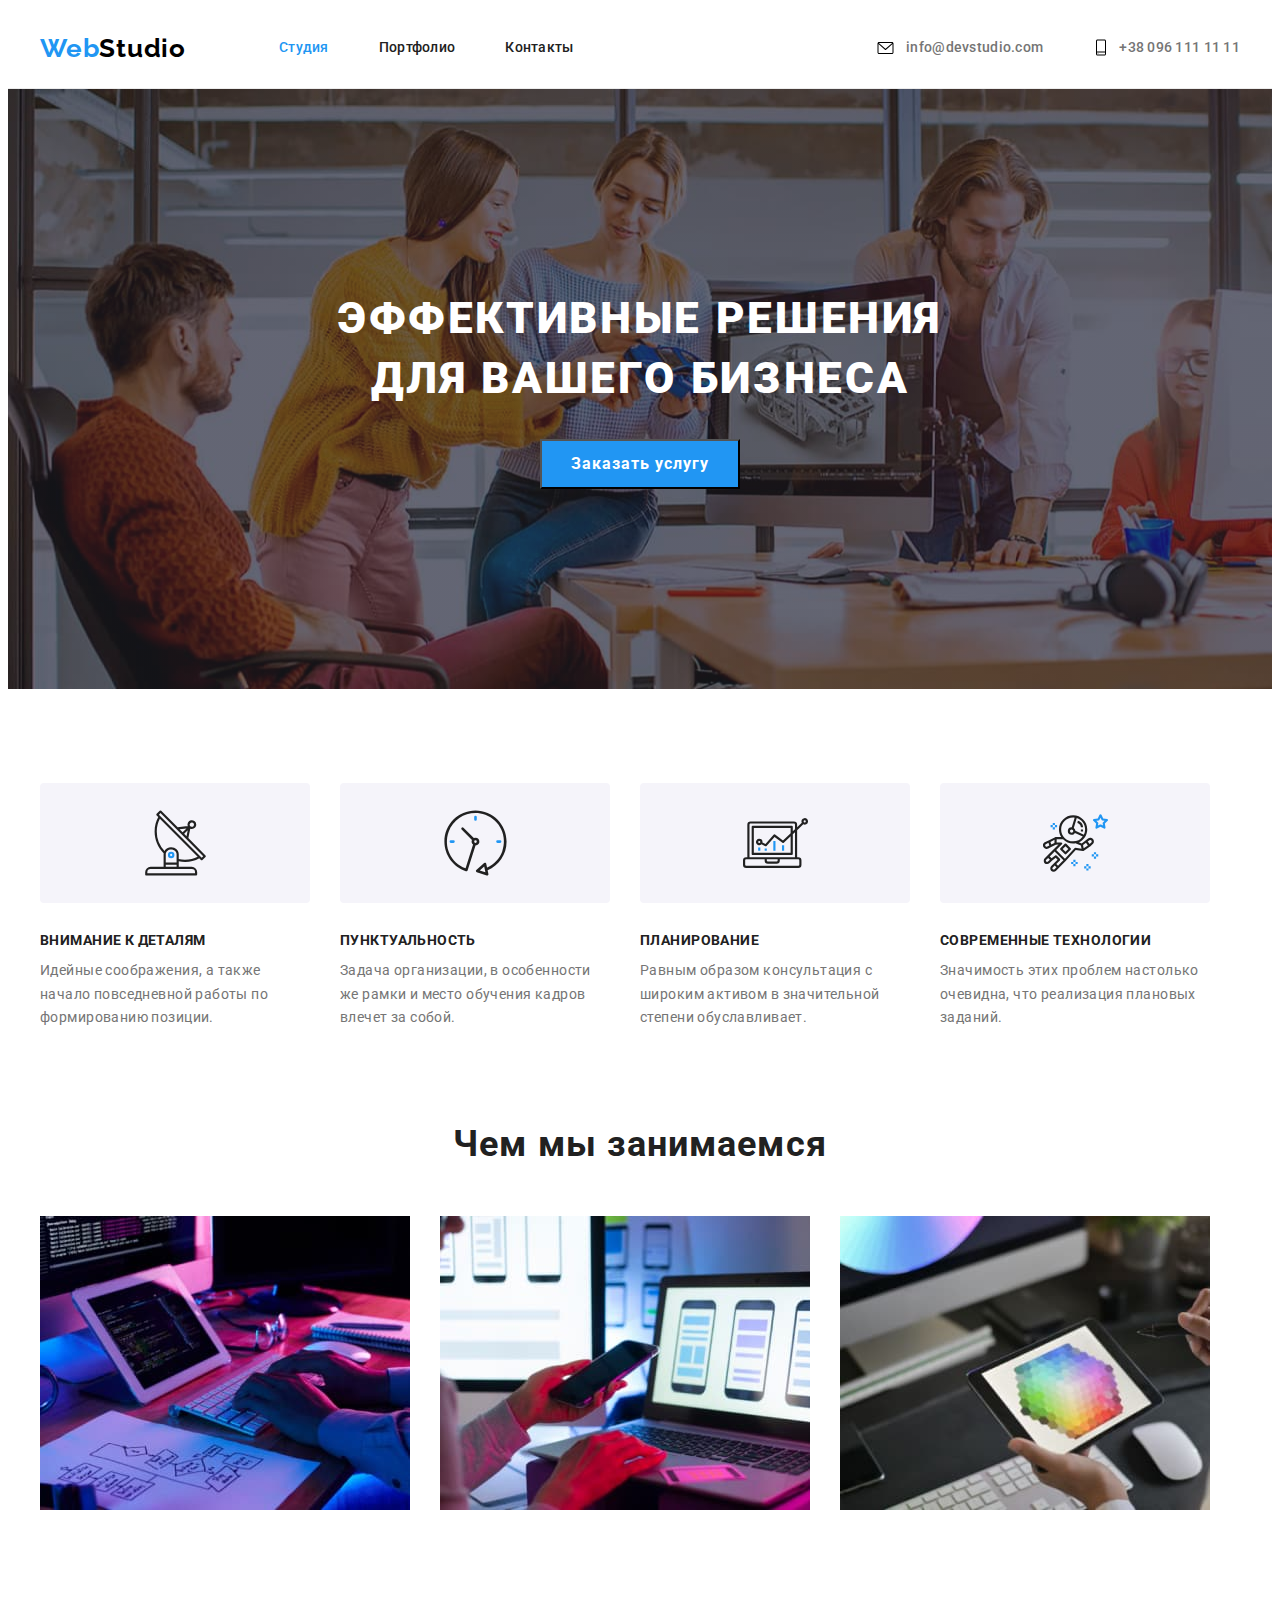
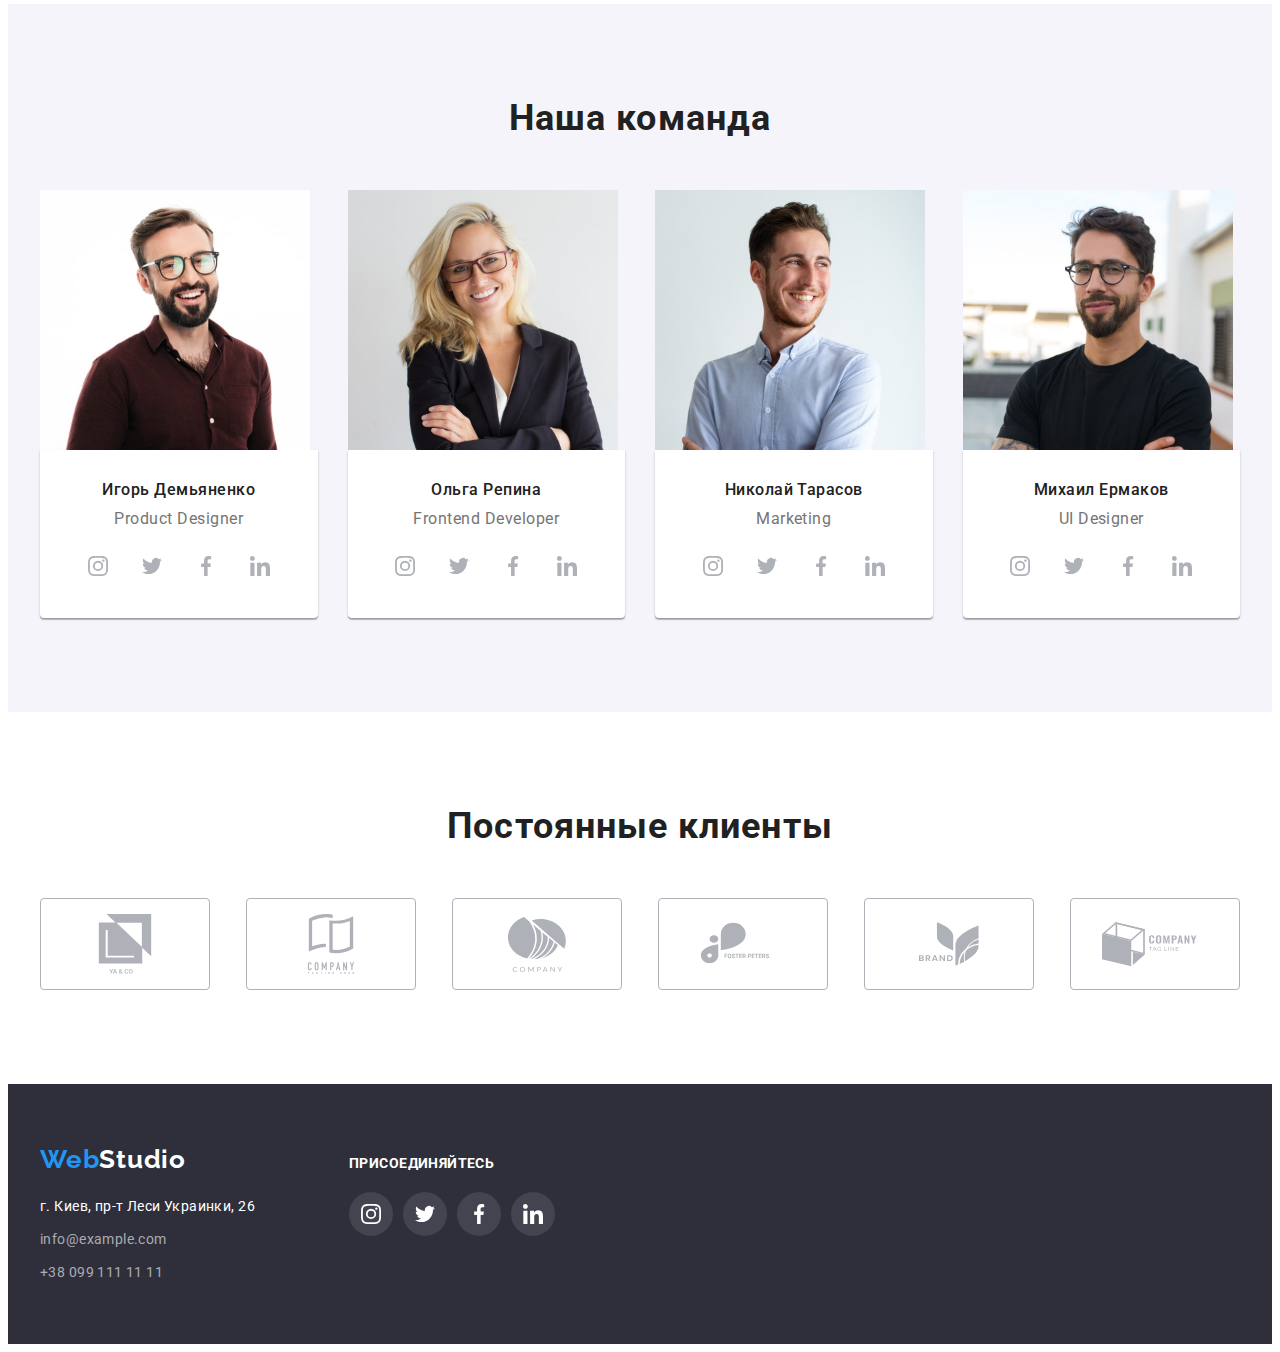
<file: index.html>
<!DOCTYPE html>
<html lang="ru">
  <head>
    <meta charset="UTF-8" />
    <meta http-equiv="X-UA-Compatible" content="IE=edge" />
    <meta name="viewport" content="width=device-width, initial-scale=1.0" />

    <link rel="preconnect" href="https://fonts.googleapis.com" />
    <link rel="preconnect" href="https://fonts.gstatic.com" crossorigin />
    <link
      href="https://fonts.googleapis.com/css2?family=Raleway:wght@700&family=Roboto:wght@400;500;700;900&display=swap"
      rel="stylesheet"
    />
    <link
      rel="stylesheet"
      href="https://cdnjs.cloudflare.com/ajax/libs/modern-normalize/1.1.0/modern-normalize.min.css"
      integrity="sha512-wpPYUAdjBVSE4KJnH1VR1HeZfpl1ub8YT/NKx4PuQ5NmX2tKuGu6U/JRp5y+Y8XG2tV+wKQpNHVUX03MfMFn9Q=="
      crossorigin="anonymous"
      referrerpolicy="no-referrer"
    />
    <link rel="stylesheet" href="./css/styles.css" />
    <title>Document</title>
  </head>

  <body class="page">
    <header class="header">
      <div class="container">
        <nav class="header-navigation">
          <a href="./index.html" class="link logo">
            Web<span class="header-logo">Studio</span></a
          >
          <ul class="list">
            <li class="list-navigation">
              <a href="./index.html" class="link current">Студия</a>
            </li>
            <li class="list-navigation">
              <a href="./portfolio.html" class="link navigation-link"
                >Портфолио</a
              >
            </li>
            <li class="list-navigation">
              <a href="" class="link navigation-link">Контакты</a>
            </li>
          </ul>
        </nav>
        <ul class="list list-contacts">
          <li class="contacts-item">
            <a
              href="mailto:info@devstudio.com"
              class="link header-contacts-link"
            > <svg class="contacts-icon" width="21" height="16">
              <use href="./images/symbol-defs.svg#icon-envelope"></use>
            </svg>info@devstudio.com</a
            >
          </li>
          <li class="contacts-item">
            <a href="tel:+380961111111" class="link header-contacts-link"
              > <svg class="contacts-icon" width="16" height="21">
                <use href="./images/symbol-defs.svg#icon-smartphone"></use>
              </svg>+38 096 111 11 11</a
            >
          </li>
        </ul>
      </div>
    </header>
    <main>
      <section class="hero">
        <div class="container">
          <h1 class="hero-title">
            Эффективные решения<br />для вашего бизнеса
          </h1>
          <button type="button" class="hero-button">Заказать услугу</button>
        </div>
      </section>
     
      <section class="section section-specifics">
        <div class="container">
          <h2 class="visually-hidden">Особенности</h2>
          <ul class="list">
            <li class="specifics-element">
              <div class="specifics-icon">
              <svg class="element-specifics-icon" width="65" height="70">
                <use href="./images/symbol-defs.svg#icon-antenna"></use>
              </svg>
            </div>
              <h3 class="specifics-element-title">Внимание к деталям</h3>
              <p class="specifics-element-text">
                Идейные соображения, а также начало повседневной работы по
                формированию позиции.
              </p>
            </li>
            <li class="specifics-element">
              <div class="specifics-icon">
                <svg class="element-specifics-icon" width="65" height="70">
                  <use href="./images/symbol-defs.svg#icon-clock"></use>
                </svg>
              </div>
              <h3 class="specifics-element-title">Пунктуальность</h3>
              <p class="specifics-element-text">
                Задача организации, в особенности же рамки и место обучения
                кадров влечет за собой.
              </p>
            </li>
            <li class="specifics-element">
              <div class="specifics-icon">
                <svg class="element-specifics-icon" width="65" height="70">
                  <use href="./images/symbol-defs.svg#icon-diagram"></use>
                </svg>
              </div>
              <h3 class="specifics-element-title">Планирование</h3>
              <p class="specifics-element-text">
                Равным образом консультация с широким активом в значительной
                степени обуславливает.
              </p>
            </li>
            <li class="specifics-element">
              <div class="specifics-icon">
                <svg class="element-specifics-icon" width="65" height="70">
                  <use href="./images/symbol-defs.svg#icon-astronaut"></use>
                </svg>
              </div>
              <h3 class="specifics-element-title">Современные технологии</h3>
              <p class="specifics-element-text">
                Значимость этих проблем настолько очевидна, что реализация
                плановых заданий.
              </p>
            </li>
          </ul>
        </div>
      </section>
      <section class="section-development">
        <div class="container">
          <h2 class="section-title">Чем мы занимаемся</h2>
          <ul class="list">
            <li class="element-development">
              <img
                src="./images/img_code.jpg"
                alt="Разработчик пишет код"
                width="370"
              />
            </li>
            <li class="element-development">
              <img
                src="./images/img_smartphone.jpg"
                alt="Разработчик настраивает оформление"
                width="370"
              />
            </li>
            <li class="element-development">
              <img
                src="./images/img_palette.jpg"
                alt="Разработчик подбирает цвет"
                width="370"
              />
            </li>
          </ul>
        </div>
      </section>
      <section class="section section-team">
        <div class="container">
          <h2 class="section-title">Наша команда</h2>
          <ul class="list">
            <li class="team-element">
              <img
                src="./images/demianenko.jpg"
                alt="Фотография Игоря Демьяненка"
                width="270"
              />
              <div class="developer-description">
                <h3 class="team-element-title">Игорь Демьяненко</h3>
                <p class="team-element-text" lang="en">Product Designer</p>
                <ul class="developer-soc-list">
                  <li class="developer-soc-item"><a href="" class="link developer-soc-link">
                    <svg width="20" height="20">
                      <use href="./images/symbol-defs.svg#icon-instagram"></use>
                    </svg>
                  </a></li>
                  <li class="developer-soc-item"><a href="" class="link developer-soc-link"><svg width="20" height="20">
                    <use href="./images/symbol-defs.svg#icon-twitter"></use>
                  </svg></a></li>
                  <li class="developer-soc-item"><a href="" class="link developer-soc-link"><svg width="20" height="20">
                    <use href="./images/symbol-defs.svg#icon-facebook"></use>
                  </svg></a></li>
                  <li class="developer-soc-item"><a href="" class="link developer-soc-link"><svg width="20" height="20">
                    <use href="./images/symbol-defs.svg#icon-linkedin"></use>
                  </svg></a></li>
                </ul>
              </div>
            </li>
            <li class="team-element">
              <img
                src="./images/repyna.jpg"
                alt="Фотография Ольги Репиной"
                width="270"
              />
              <div class="developer-description">
                <h3 class="team-element-title">Ольга Репина</h3>
                <p class="team-element-text" lang="en">Frontend Developer</p>
                <ul class="developer-soc-list">
                  <li class="developer-soc-item"><a href="" class="link developer-soc-link">
                    <svg width="20" height="20">
                      <use href="./images/symbol-defs.svg#icon-instagram"></use>
                    </svg>
                  </a></li>
                  <li class="developer-soc-item"><a href="" class="link developer-soc-link"><svg width="20" height="20">
                    <use href="./images/symbol-defs.svg#icon-twitter"></use>
                  </svg></a></li>
                  <li class="developer-soc-item"><a href="" class="link developer-soc-link"><svg width="20" height="20">
                    <use href="./images/symbol-defs.svg#icon-facebook"></use>
                  </svg></a></li>
                  <li class="developer-soc-item"><a href="" class="link developer-soc-link"><svg width="20" height="20">
                    <use href="./images/symbol-defs.svg#icon-linkedin"></use>
                  </svg></a></li>
                </ul>
              </div>
            </li>
            <li class="team-element">
              <img
                src="./images/tarasov.jpg"
                alt="Фотография Николая Тарасова"
                width="270"
              />
              <div class="developer-description">
                <h3 class="team-element-title">Николай Тарасов</h3>
                <p class="team-element-text" lang="en">Marketing</p>
                <ul class="developer-soc-list">
                  <li class="developer-soc-item"><a href="" class="link developer-soc-link">
                    <svg width="20" height="20">
                      <use href="./images/symbol-defs.svg#icon-instagram"></use>
                    </svg>
                  </a></li>
                  <li class="developer-soc-item"><a href="" class="link developer-soc-link"><svg width="20" height="20">
                    <use href="./images/symbol-defs.svg#icon-twitter"></use>
                  </svg></a></li>
                  <li class="developer-soc-item"><a href="" class="link developer-soc-link"><svg width="20" height="20">
                    <use href="./images/symbol-defs.svg#icon-facebook"></use>
                  </svg></a></li>
                  <li class="developer-soc-item"><a href="" class="link developer-soc-link"><svg width="20" height="20">
                    <use href="./images/symbol-defs.svg#icon-linkedin"></use>
                  </svg></a></li>
                </ul>
              </div>
            </li>
            <li class="team-element">
              <img
                src="./images/ermakov.jpg"
                alt="Фотография  Михаила Ермакова"
                width="270"
              />
              <div class="developer-description">
                <h3 class="team-element-title">Михаил Ермаков</h3>
                <p class="team-element-text" lang="en">UI Designer</p>
                <ul class="developer-soc-list">
                  <li class="developer-soc-item"><a href="" class="link developer-soc-link">
                    <svg width="20" height="20">
                      <use href="./images/symbol-defs.svg#icon-instagram"></use>
                    </svg>
                  </a></li>
                  <li class="developer-soc-item"><a href="" class="link developer-soc-link"><svg width="20" height="20">
                    <use href="./images/symbol-defs.svg#icon-twitter"></use>
                  </svg></a></li>
                  <li class="developer-soc-item"><a href="" class="link developer-soc-link"><svg width="20" height="20">
                    <use href="./images/symbol-defs.svg#icon-facebook"></use>
                  </svg></a></li>
                  <li class="developer-soc-item"><a href="" class="link developer-soc-link"><svg width="20" height="20">
                    <use href="./images/symbol-defs.svg#icon-linkedin"></use>
                  </svg></a></li>
                </ul>
              </div>
            </li>
          </ul>
        </div>
      </section>
      <section class="section section-customers">
        <div class="container">
          <h2 class="section-title">Постоянные клиенты</h2>
          <ul class="list customers-list"> 
            <li class="customers-item"><a href="" class="customers-link"><svg width="106" height="60">
              <use href="./images/symbol-defs.svg#icon-ya-co"></use>
            </svg></a></li>
            <li class="customers-item"><a href="" class="customers-link"><svg width="106" height="60">
              <use href="./images/symbol-defs.svg#icon-company-t-h"></use>
            </svg></a></li>
            <li class="customers-item"><a href="" class="customers-link"><svg width="106" height="60">
              <use href="./images/symbol-defs.svg#icon-company"></use>
            </svg></a></li>
            <li class="customers-item"><a href="" class="customers-link"><svg width="106" height="60">
              <use href="./images/symbol-defs.svg#icon-foster-peters"></use>
            </svg></a></li>
            <li class="customers-item"><a href="" class="customers-link"><svg width="106" height="60">
              <use href="./images/symbol-defs.svg#icon-brand"></use>
            </svg></a></li>
            <li class="customers-item"><a href="" class="customers-link"><svg width="106" height="60">
              <use href="./images/symbol-defs.svg#icon-company-t-l"></use>
            </svg></a></li>
          </ul>
        </div>
      </section>
    </main>
    <footer class="footer">
      <div class="container futer-container">
        <div>
        <a href="./index.html" class="logo link"
          >Web<span class="footer-logo">Studio</span></a
        >
        <address>
          <ul class="list">
            <li class="address-item">
              <a
                href="https://goo.gl/maps/bCXmTTS66SDoHpwE8"
                target="_blank"
                rel="noopener noindex nofollow"
                class="link footer-address-link"
                >г. Киев, пр-т Леси Украинки, 26</a
              >
            </li>
            <li class="address-item">
              <a
                href="mailto:info@devstudio.com"
                class="link footer-contacts-link"
                >info@example.com</a
              >
            </li>
            <li class="address-item">
              <a href="tel:+380991111111" class="link footer-contacts-link"
                >+38 099 111 11 11</a
              >
            </li>
          </ul>
        </address>
        </div>
        <div class="join"><h3 class="join-title">Присоединяйтесь</h3>
          <ul class="join-soc-list">
            <li class="join-soc-item"><a href="" class="link join-soc-link">
              <svg width="20" height="20">
                <use href="./images/symbol-defs.svg#icon-instagram"></use>
              </svg>
            </a></li>
            <li class="join-soc-item"><a href="" class="link join-soc-link"><svg width="20" height="20">
              <use href="./images/symbol-defs.svg#icon-twitter"></use>
            </svg></a></li>
            <li class="join-soc-item"><a href="" class="link join-soc-link"><svg width="20" height="20">
              <use href="./images/symbol-defs.svg#icon-facebook"></use>
            </svg></a></li>
            <li class="join-soc-item"><a href="" class="link join-soc-link"><svg width="20" height="20">
              <use href="./images/symbol-defs.svg#icon-linkedin"></use>
            </svg></a></li>
          </ul></div>
      </div >
    </footer>
  </body>
</html>
</file>
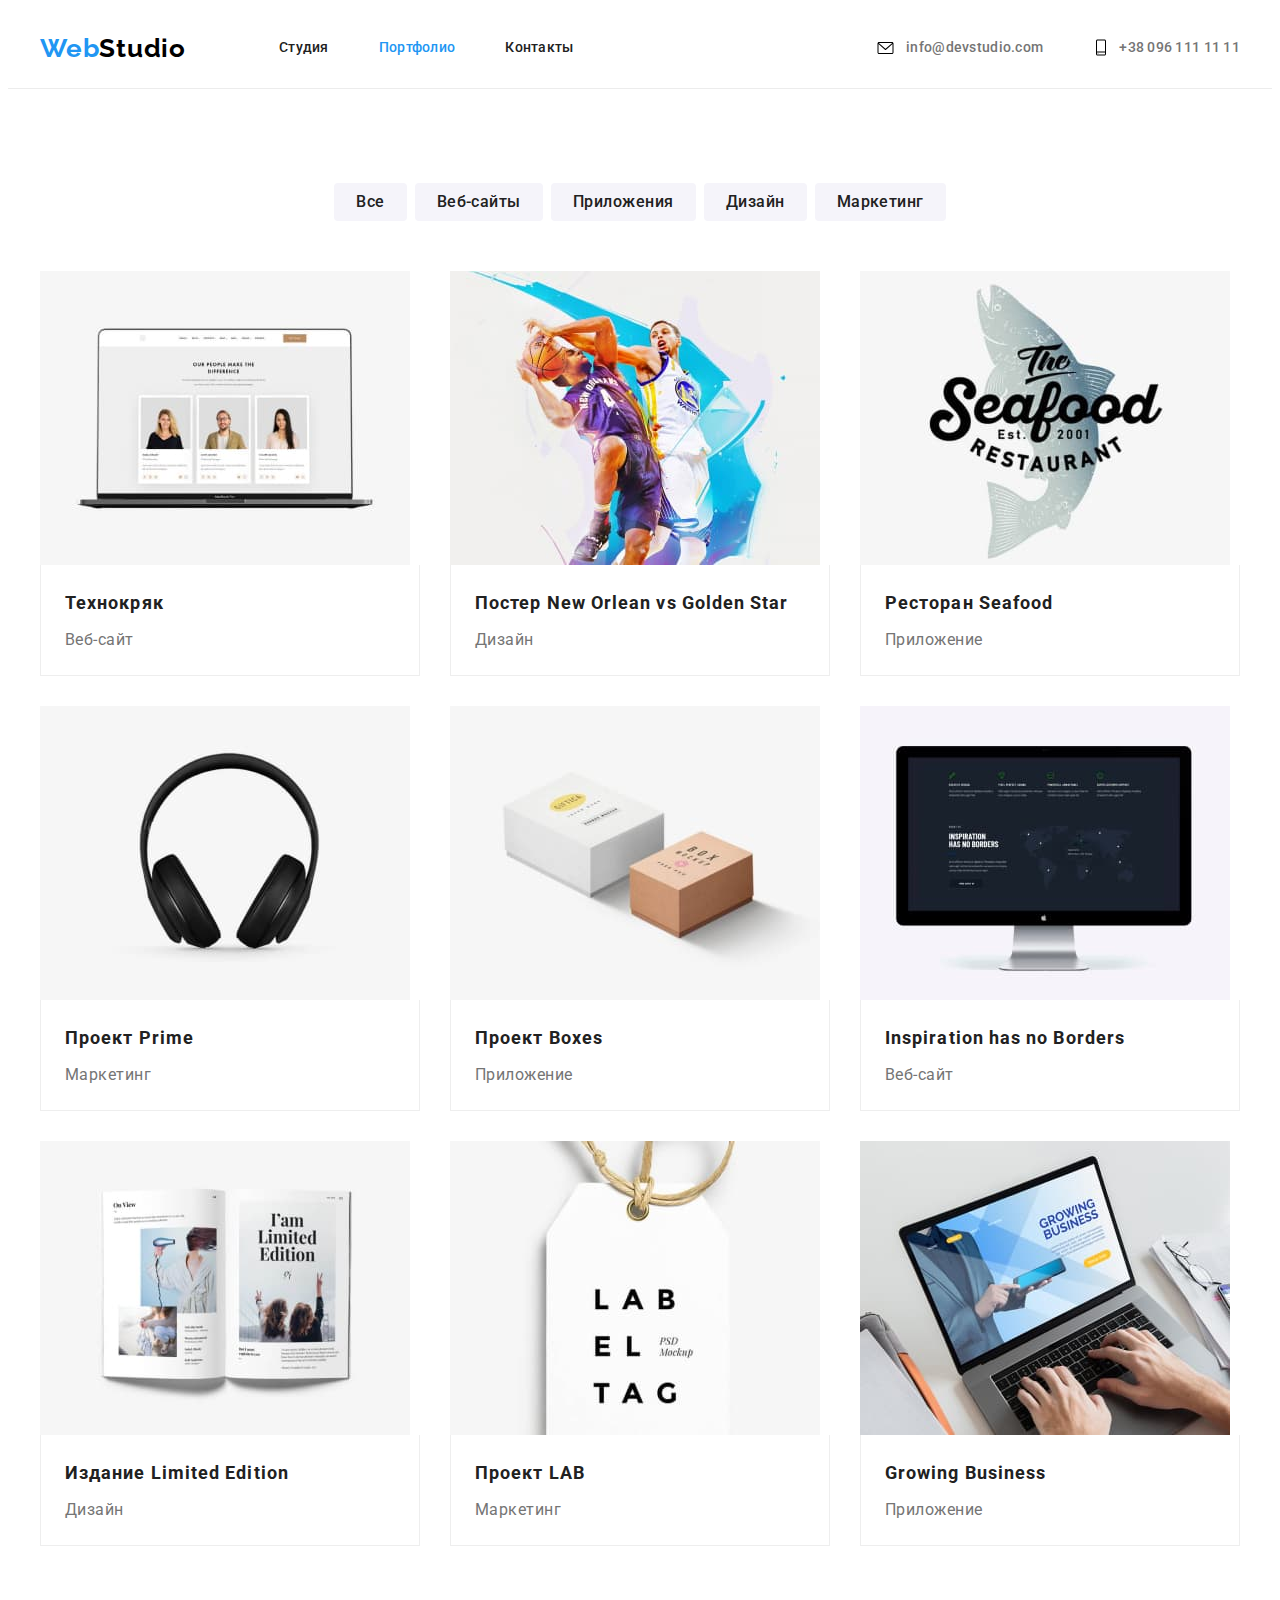
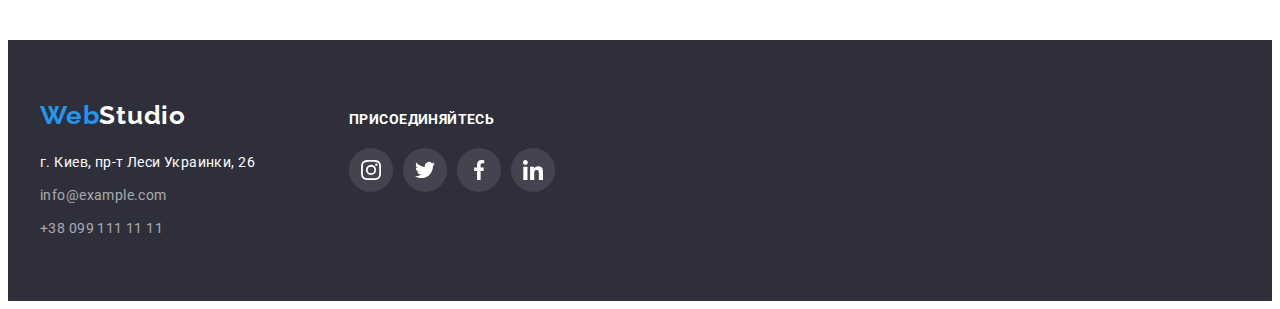
<file: portfolio.html>
<!DOCTYPE html>
<html lang="ru">
  <head>
    <meta charset="UTF-8" />
    <meta http-equiv="X-UA-Compatible" content="IE=edge" />
    <meta name="viewport" content="width=device-width, initial-scale=1.0" />
    <link rel="preconnect" href="https://fonts.googleapis.com" />
    <link rel="preconnect" href="https://fonts.gstatic.com" crossorigin />
    <link
      href="https://fonts.googleapis.com/css2?family=Raleway:wght@700&family=Roboto:wght@400;500;700;900&display=swap"
      rel="stylesheet"
    />
    <link
      rel="stylesheet"
      href="https://cdnjs.cloudflare.com/ajax/libs/modern-normalize/1.1.0/modern-normalize.min.css"
      integrity="sha512-wpPYUAdjBVSE4KJnH1VR1HeZfpl1ub8YT/NKx4PuQ5NmX2tKuGu6U/JRp5y+Y8XG2tV+wKQpNHVUX03MfMFn9Q=="
      crossorigin="anonymous"
      referrerpolicy="no-referrer"
    />

    <link rel="stylesheet" href="./css/styles.css" />
    <title>Document</title>
  </head>
  <body class="page">
    <header class="header">
      <div class="container">
        <nav class="header-navigation">
          <a href="./index.html" class="link logo">
            Web<span class="header-logo">Studio</span></a
          >
          <ul class="list">
            <li class="list-navigation">
              <a href="./index.html" class="link navigation-link">Студия</a>
            </li>
            <li class="list-navigation">
              <a href="./portfolio.html" class="link current">Портфолио</a>
            </li>
            <li class="list-navigation">
              <a href="" class="link navigation-link">Контакты</a>
            </li>
          </ul>
        </nav>
        <ul class="list list-contacts">
          <li class="contacts-item">
            <a
              href="mailto:info@devstudio.com"
              class="link header-contacts-link"
            > <svg class="contacts-icon" width="21" height="16">
              <use href="./images/symbol-defs.svg#icon-envelope"></use>
            </svg>info@devstudio.com</a
            >
          </li>
          <li class="contacts-item">
            <a href="tel:+380961111111" class="link header-contacts-link"
              > <svg class="contacts-icon" width="16" height="21">
                <use href="./images/symbol-defs.svg#icon-smartphone"></use>
              </svg>+38 096 111 11 11</a
            >
          </li>
        </ul>
      </div>
    </header>
    <main>
      <section class="section section-portfolio">
        <div class="container">
          <h1 class="visually-hidden">Наше портфолио</h1>
          <ul class="list portfolio-filter">
            <li class="filter-item">
              <button type="button" class="button-filter">Все</button>
            </li>
            <li class="filter-item">
              <button type="button" class="button-filter">Веб-сайты</button>
            </li>
            <li class="filter-item">
              <button type="button" class="button-filter">Приложения</button>
            </li>
            <li class="filter-item">
              <button type="button" class="button-filter">Дизайн</button>
            </li>
            <li class="filter-item">
              <button type="button" class="button-filter">Маркетинг</button>
            </li>
          </ul>
          <ul class="list portfolio-list">
            <li class="portfolio-item">
              <a href="" class="link portfolio-element-link">
                <img
                  src="./images/laptop-site.jpg"
                  alt="Открыта веб-страничка на ноутбуке"
                  width="370"
                />
                <div class="portfolio-description">
                  <h2 class="portfolio-element-title">Технокряк</h2>
                  <p class="portfolio-element-text">Веб-сайт</p>
                </div>
              </a>
            </li>
            <li class="portfolio-item">
              <a href="" class="link portfolio-element-link">
                <img
                  src="./images/basketball-poster.jpg"
                  alt="Постер с баскетболистами"
                  width="370"
                />
                <div class="portfolio-description">
                  <h2 class="portfolio-element-title">
                    Постер New Orlean vs Golden Star
                  </h2>
                  <p class="portfolio-element-text">Дизайн</p>
                </div>
              </a>
            </li>
            <li class="portfolio-item">
              <a href="" class="link portfolio-element-link">
                <img
                  src="./images/logo-seafood.jpg"
                  alt="Логотип ресторана Seafood"
                  width="370"
                />
                <div class="portfolio-description">
                  <h2 class="portfolio-element-title">Ресторан Seafood</h2>
                  <p class="portfolio-element-text">Приложение</p>
                </div>
              </a>
            </li>

            <li class="portfolio-item">
              <a href="" class="link portfolio-element-link">
                <img src="./images/headphone.jpg" alt="Наушники" width="370" />
                <div class="portfolio-description">
                  <h2 class="portfolio-element-title">Проект Prime</h2>
                  <p class="portfolio-element-text">Маркетинг</p>
                </div>
              </a>
            </li>
            <li class="portfolio-item">
              <a href="" class="link portfolio-element-link">
                <img src="./images/boxes.jpg" alt="Коробки" width="370" />
                <div class="portfolio-description">
                  <h2 class="portfolio-element-title">Проект Boxes</h2>
                  <p class="portfolio-element-text">Приложение</p>
                </div>
              </a>
            </li>
            <li class="portfolio-item">
              <a href="" class="link portfolio-element-link">
                <img
                  src="./images/monitor.jpg"
                  alt="Монитор с открытой веб-страничкой"
                  width="370"
                />
                <div class="portfolio-description">
                  <h2 class="portfolio-element-title">
                    Inspiration has no Borders
                  </h2>
                  <p class="portfolio-element-text">Веб-сайт</p>
                </div>
              </a>
            </li>
            <li class="portfolio-item">
              <a href="" class="link portfolio-element-link">
                <img
                  src="./images/magazine.jpg"
                  alt="Открытый журнал"
                  width="370"
                />
                <div class="portfolio-description">
                  <h2 class="portfolio-element-title">
                    Издание Limited Edition
                  </h2>
                  <p class="portfolio-element-text">Дизайн</p>
                </div>
              </a>
            </li>
            <li class="portfolio-item">
              <a href="" class="link portfolio-element-link">
                <img
                  src="./images/label-tag.jpg"
                  alt="Дизайн етикетки"
                  width="370"
                />
                <div class="portfolio-description">
                  <h2 class="portfolio-element-title">Проект LAB</h2>
                  <p class="portfolio-element-text">Маркетинг</p>
                </div>
              </a>
            </li>
            <li class="portfolio-item">
              <a href="" class="link portfolio-element-link">
                <img
                  src="./images/laptop.jpg"
                  alt="Работа за компьютером"
                  width="370"
                />
                <div class="portfolio-description">
                  <h2 class="portfolio-element-title">Growing Business</h2>
                  <p class="portfolio-element-text">Приложение</p>
                </div>
              </a>
            </li>
          </ul>
        </div>
      </section>
    </main>
    <footer class="footer">
      <div class="container futer-container">
        <div>
        <a href="./index.html" class="logo link"
          >Web<span class="footer-logo">Studio</span></a
        >
        <address>
          <ul class="list">
            <li class="address-item">
              <a
                href="https://goo.gl/maps/bCXmTTS66SDoHpwE8"
                target="_blank"
                rel="noopener noindex nofollow"
                class="link footer-address-link"
                >г. Киев, пр-т Леси Украинки, 26</a
              >
            </li>
            <li class="address-item">
              <a
                href="mailto:info@devstudio.com"
                class="link footer-contacts-link"
                >info@example.com</a
              >
            </li>
            <li class="address-item">
              <a href="tel:+380991111111" class="link footer-contacts-link"
                >+38 099 111 11 11</a
              >
            </li>
          </ul>
        </address>
        </div>
        <div class="join"><h3 class="join-title">Присоединяйтесь</h3>
          <ul class="join-soc-list">
            <li class="join-soc-item"><a href="" class="link join-soc-link">
              <svg width="20" height="20">
                <use href="./images/symbol-defs.svg#icon-instagram"></use>
              </svg>
            </a></li>
            <li class="join-soc-item"><a href="" class="link join-soc-link"><svg width="20" height="20">
              <use href="./images/symbol-defs.svg#icon-twitter"></use>
            </svg></a></li>
            <li class="join-soc-item"><a href="" class="link join-soc-link"><svg width="20" height="20">
              <use href="./images/symbol-defs.svg#icon-facebook"></use>
            </svg></a></li>
            <li class="join-soc-item"><a href="" class="link join-soc-link"><svg width="20" height="20">
              <use href="./images/symbol-defs.svg#icon-linkedin"></use>
            </svg></a></li>
          </ul></div>
      </div >
    </footer>
  </body>
</html>
</file>
<file: css/styles.css>
:root {
  --title-color: rgb(33, 33, 33);
  --focus-color: rgb(33, 150, 243);
  --dominant-l-s: 0.03em;
}

h1,
h2,
h3,
h4,
h5,
h6,
p {
  margin: 0;
}

ul {
  margin: 0;
  padding: 0;
}
img {
  display: block;
}

.container {
  width: 1200px;
  margin: 0 auto;
  padding-right: 15px;
  padding-left: 15px;
}

.section {
  padding-top: 94px;
  padding-bottom: 94px;
}

.page {
  font-family: roboto, tahoma, sans-serif;
  color: rgb(117, 117, 117);
}
.current {
  color: rgb(33, 150, 243);
}

.link {
  text-decoration: none;
}

.visually-hidden {
  position: absolute;
  white-space: nowrap;
  width: 1px;
  height: 1px;
  overflow: hidden;
  border: 0;
  padding: 0;
  clip: rect(0 0 0 0);
  clip-path: inset(50%);
  margin: -1px;
}
/*------------------------------HEADER-----------------------*/
.header {
  background-color: rgb(255, 255, 255);
  font-weight: 500;
  font-size: 14px;
  line-height: 1.14;
  letter-spacing: 0.02em;
  border-bottom: 1px solid #ececec;
}
.header .container {
  display: flex;
  align-items: center;
}

.header .header-navigation {
  display: flex;
  align-items: center;
}
.header .list-contacts {
  display: flex;
  margin-left: auto;
  align-items: center;
}

.header-navigation .list {
  display: flex;
}

.navigation-link {
  color: rgb(33, 33, 33);
}

.list-navigation .link {
  display: block;
  padding-top: 32px;
  padding-bottom: 32px;
}
.navigation-link:hover,
.navigation-link:focus {
  color: var(--focus-color);
}

.header-contacts-link {
  display: flex;
  color: rgb(117, 117, 117);
  align-items: center;
}

.contacts-icon {
  display: block;
  margin-right: 10px;
}
.contacts-item:not(:last-child) {
  margin-right: 50px;
}

.header-contacts-link:hover,
.header-contacts-link:focus{
  color: var(--focus-color);
}

.header-contacts-link:hover .contacts-icon,
.header-contacts-link:focus .contacts-icon{
  fill: var(--focus-color);
}

.list {
  list-style-type: none;
}
.logo {
  font-family: raleway, tahoma, sans-serif;
  font-weight: 700;
  color: rgb(33, 150, 243);
  font-size: 26px;
  line-height: 1.19;
  letter-spacing: var(--dominant-l-s);
  margin-right: 93px;
}

.header-logo {
  color: black;
}

.list-navigation:not(:last-child) {
  margin-right: 50px;
}
/*-------------------------------------MAIN---------------------------*/
.hero {
  max-width: 1600px;
  background-color: rgb(47, 48, 58);
  padding-top: 200px;
  padding-bottom: 200px;
  background-image: linear-gradient(rgba(47, 48, 58, 0.4), rgba(47, 48, 58, 0.4)), url(../images/hero.jpg);
  margin: 0 auto;
}

.hero .container {
  text-align: center;
}

.hero-title {
  font-weight: 900;
  font-size: 44px;
  line-height: 1.36;
  color: rgb(255, 255, 255);
  text-transform: uppercase;
  text-align: center;
  letter-spacing: 0.06em;
  margin-bottom: 30px;
}

.hero-button {
  width: 200px;
  height: 50px;
  font-family: inherit;
  font-weight: 700;
  font-size: 16px;
  line-height: 1.88;
  letter-spacing: 0.06em;
  color: rgb(255, 255, 255);
  background-color: rgb(33, 150, 243);
  cursor: pointer;
}

.hero-button:hover,
.hero-button:focus {
  background-color: rgb(24, 140, 232);
}

.section-title {
  font-size: 36px;
  line-height: 1.16;
  letter-spacing: var(--dominant-l-s);
  color: var(--title-color);
  text-align: center;
  margin-bottom: 50px;
}

.section-specifics .list {
  display: flex;
}

.specifics-icon{
 display: flex;
  height: 120px;
  background: #F5F4FA;
border-radius: 4px;
margin-bottom: 30px;
align-items: center;
justify-content: center;
}

.section-development {
  padding-bottom: 94px;
}
.section-development .list {
  display: flex;
}
.element-development:not(:last-child) {
  margin-right: 30px;
}

.specifics-element:not(:last-child) {
  margin-right: 30px;
}
.specifics-element {
  width: 270px;
}
.specifics-element-title {
  font-size: 14px;
  line-height: 1.14;
  letter-spacing: 0.03em;
  text-transform: uppercase;
  color: var(--title-color);
  margin-bottom: 10px;
}

.specifics-element-text {
  font-size: 14px;
  line-height: 1.71;
  letter-spacing: var(--dominant-l-s);
}

.section-team {
  background-color: rgb(245, 244, 250);
}

.section-team .list {
  display: flex;
  margin-left: -30px;
}

.team-element {
  flex-basis: calc((100% - 120px) / 4);
  margin-left: 30px;
}

.developer-description {
  padding-top: 30px;
  padding-bottom: 30px;
  background-color: rgb(255, 255, 255);
  box-shadow: 0px 1px 3px rgba(0, 0, 0, 0.12), 0px 1px 1px rgba(0, 0, 0, 0.14), 0px 2px 1px rgba(0, 0, 0, 0.2);
  border-radius: 0px 0px 4px 4px;
}

.team-element-title {
  text-align: center;
  font-weight: 500;
  font-size: 16px;
  line-height: 1.19;
  letter-spacing: var(--dominant-l-s);
  color: var(--title-color);
  margin-bottom: 10px;
}

.team-element-text {
  text-align: center;
  font-size: 16px;
  line-height: 1.19;
  letter-spacing: var(--dominant-l-s);
  margin-bottom: 16px;
}

.developer-soc-list{
  display: flex;
list-style-type: none;
justify-content: center;

}

.developer-soc-link{
  display: flex;
  width: 44px;
  height: 44px;
  border-radius: 50%;
  justify-content: center;
  align-items: center;
  fill: #AFB1B8;
}

.developer-soc-item:not(:last-child) {
  margin-right: 10px;
}

.developer-soc-link:hover,
.developer-soc-link:focus{
  background-color: #2196F3;
  fill: #FFFFFF;
}

.customers-list{
display: flex;
justify-content: space-between;
}

.customers-link{
  display: flex;
  width: 170px;
  height: 92px;
  justify-content: center;
  align-items: center;
  fill: #AFB1B8;
  border: 1px solid #AFB1B8;
box-sizing: border-box;
border-radius: 4px;
}

.customers-link:hover,
.customers-link:focus{
  border-color: #2196F3;
  fill: #2196F3;
}
/*---------------------------------FOOTER------------------------------*/
.footer {
  background-color: rgb(46, 47, 59);
  padding-top: 60px;
  padding-bottom: 60px;
}

.footer .logo {
  display: inline-block;
  margin-bottom: 20px;
}
.footer-logo {
  color: rgb(255, 255, 255);
}

.address-item:not(:last-child) {
  margin-bottom: 9px;
}

.footer-address-link {
  font-style: normal;
  font-weight: 400;
  font-size: 14px;
  line-height: 1.71;
  letter-spacing: var(--dominant-l-s);
  color: rgb(255, 255, 255);
  cursor: pointer;
}
.footer-address-link:hover,
.footer-address-link:focus {
  color: var(--focus-color);
}
.footer-contacts-link {
  font-style: normal;
  font-weight: 400;
  font-size: 14px;
  line-height: 1.71;
  letter-spacing: var(--dominant-l-s);
  color: rgba(255, 255, 255, 0.6);
}

.footer-contacts-link:hover,
.footer-contacts-link:focus {
  color: var(--focus-color);
}

.futer-container{
  display: flex;
}

.join-title{
text-transform: uppercase;
color: #FFFFFF;
margin-bottom: 20px;
  font-size: 14px;
  line-height: 1.14;
  letter-spacing: var(--dominant-l-s);
}

.join{
  margin-left: 70px;
  padding-top: 12px;
}

.join-soc-list{
  display: flex;
list-style-type: none;
justify-content: center;

}

.join-soc-link{
  display: flex;
  width: 44px;
  height: 44px;
  border-radius: 50%;
  justify-content: center;
  align-items: center;
  fill: #FFFFFF;
  background-color: rgba(255, 255, 255, 0.1);
}

.join-soc-item:not(:last-child) {
  margin-right: 10px;
}

.join-soc-link:hover,
.join-soc-link:focus{
  background-color: #2196F3;
  fill: #FFFFFF;
}
/*------------------------------------PORTFOLIO-----------------*/

.portfolio-filter {
  display: flex;
  justify-content: center;
  margin-bottom: 50px;
}

.filter-item:not(:last-child) {
  margin-right: 8px;
}

.button-filter {
  font-family: inherit;
  font-weight: 500;
  font-size: 16px;
  line-height: 1.62;
  letter-spacing: var(--dominant-l-s);
  color: var(--title-color);
  background-color: rgb(245, 244, 250);
  cursor: pointer;
  padding: 6px 22px;
  border: none;
  border-radius: 4px;
}

.button-filter:hover,
.button-filter:focus {
  color: rgb(255, 255, 255);
  background-color: var(--focus-color);
  box-shadow: 0px 3px 1px rgba(0, 0, 0, 0.1), 0px 1px 2px rgba(0, 0, 0, 0.08), 0px 2px 2px rgba(0, 0, 0, 0.12);
}

.portfolio-list {
  display: flex;
  flex-wrap: wrap;
  margin-left: -30px;
}

.portfolio-item {
  flex-basis: calc((100% - 90px) / 3);
  margin-left: 30px;
  margin-bottom: 30px;
}

.portfolio-item:nth-last-child(-n + 3) {
  margin-bottom: 0;
}

.portfolio-description {
  padding: 20px 24px;
  border-right: 1px solid #eeeeee;
  border-bottom: 1px solid #eeeeee;
  border-left: 1px solid #eeeeee;
  
}

.portfolio-element-title {
  font-size: 18px;
  line-height: 2;
  letter-spacing: 0.06em;
  color: var(--title-color);
  margin-bottom: 4px;
}

.portfolio-element-text {
  font-size: 16px;
  line-height: 1.88;
  letter-spacing: var(--dominant-l-s);
  color: rgb(117, 117, 117);
}

.portfolio-element-title:hover,
.portfolio-element-title:focus {
  color: var(--focus-color);
}
.portfolio-element-text:hover,
.portfolio-element-text:focus {
  color: var(--focus-color);
}

.portfolio-element-link{
  display: block;
}


.portfolio-element-link:hover,
.portfolio-element-link:focus{
  box-shadow: 0px 1px 1px rgba(0, 0, 0, 0.12), 0px 4px 4px rgba(0, 0, 0, 0.06), 1px 4px 6px rgba(0, 0, 0, 0.16);
}
</file>
